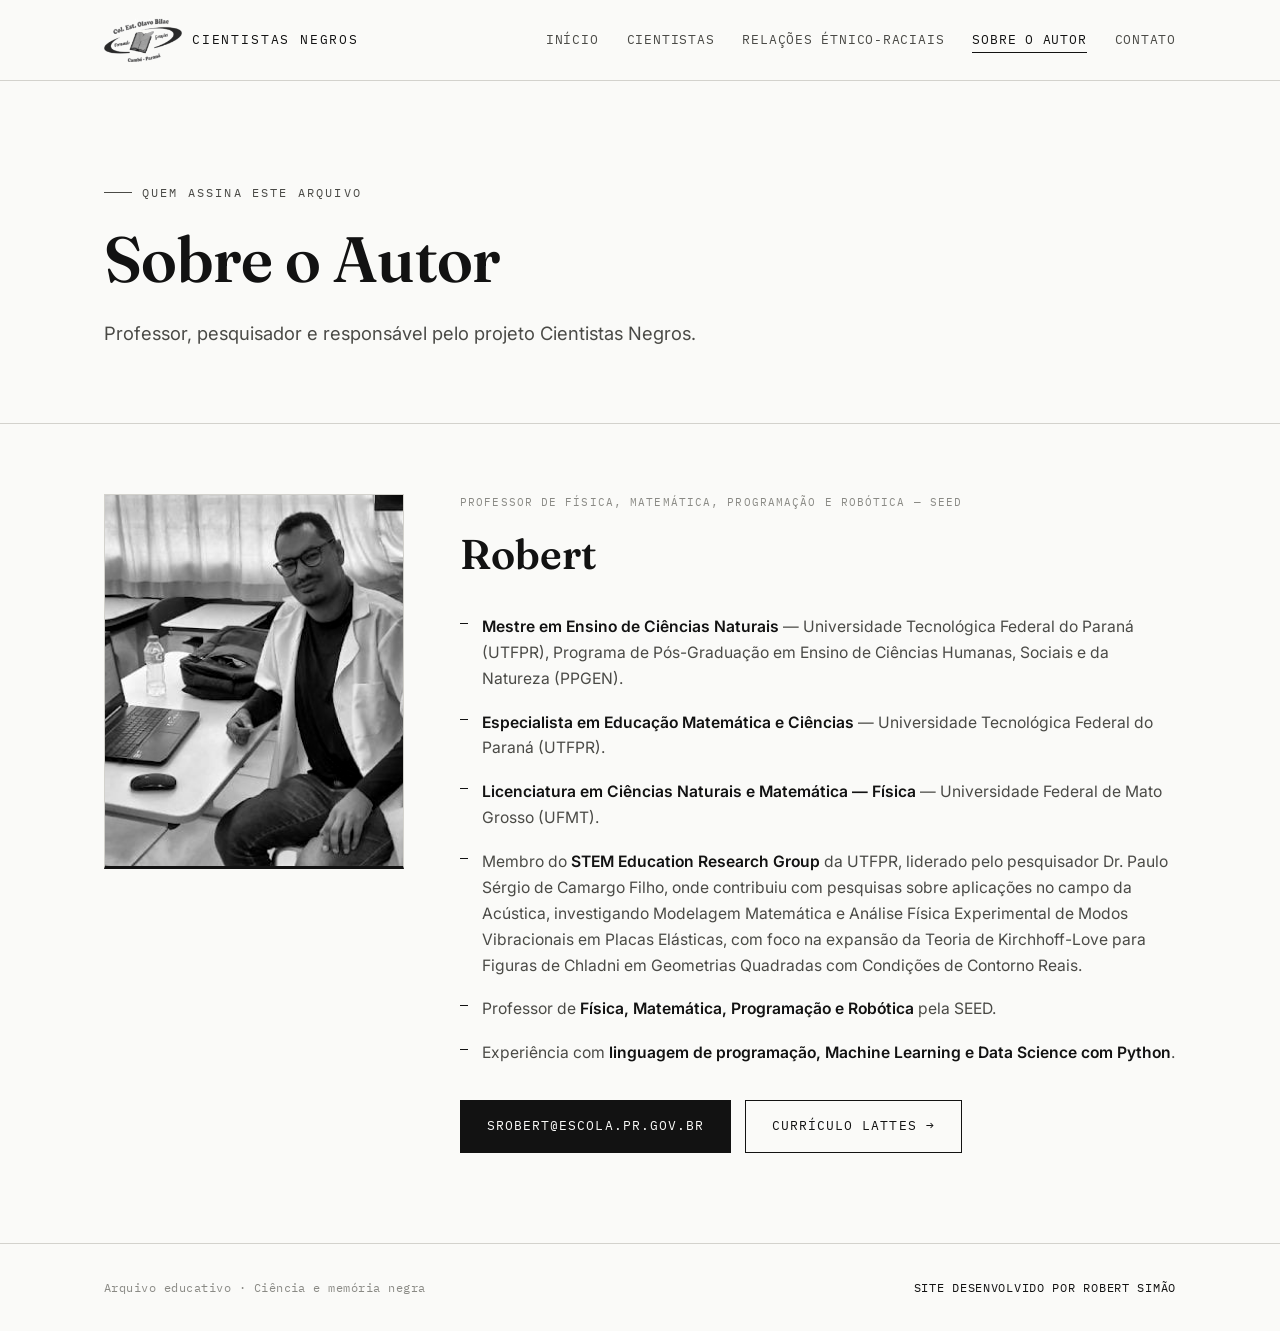
<file: sobre.html>
<!DOCTYPE html>
<html lang="pt-BR">
<head>
<meta charset="UTF-8">
<meta name="viewport" content="width=device-width, initial-scale=1.0">
<title>Sobre o Autor — Cientistas Negros</title>
<meta name="description" content="Sobre o autor e professor responsável pelo projeto Cientistas Negros.">
<link rel="preconnect" href="https://fonts.googleapis.com">
<link href="https://fonts.googleapis.com/css2?family=Fraunces:opsz,wght@9..144,500;9..144,600;9..144,700&family=Inter:wght@400;500&family=IBM+Plex+Mono:wght@400;500&display=swap" rel="stylesheet">
<link rel="stylesheet" href="styles.css">
</head>
<body>

<header class="topbar">
  <div class="topbar-inner">
    <a class="brand" href="index.html">
      <img class="brand-logo" src="logo-olavo-bilac.png" alt="Logomarca do Colégio Estadual Olavo Bilac">
      Cientistas Negros
    </a>
    <button class="menu-toggle" id="menu-toggle" aria-label="Abrir menu" aria-expanded="false" aria-controls="nav-links">
      <span></span><span></span><span></span>
    </button>
    <ul class="nav-links" id="nav-links">
      <li><a href="index.html">Início</a></li>
      <li><a href="cientistas.html">Cientistas</a></li>
      <li><a href="relacoes.html">Relações Étnico-Raciais</a></li>
      <li><a class="ativo" href="sobre.html">Sobre o Autor</a></li>
      <li><a href="cientistas.html#contato">Contato</a></li>
    </ul>
  </div>
</header>

<script>
  (function () {
    var botaoMenu = document.getElementById('menu-toggle');
    var listaNav = document.getElementById('nav-links');
    if (!botaoMenu || !listaNav) return;
    botaoMenu.addEventListener('click', function () {
      var aberto = listaNav.classList.toggle('aberto');
      botaoMenu.setAttribute('aria-expanded', aberto ? 'true' : 'false');
    });
    listaNav.querySelectorAll('a').forEach(function (link) {
      link.addEventListener('click', function () {
        listaNav.classList.remove('aberto');
        botaoMenu.setAttribute('aria-expanded', 'false');
      });
    });
  })();
</script>

<main>
  <section class="hero" style="padding-bottom:40px;">
    <div class="container">
      <p class="eyebrow">Quem assina este arquivo</p>
      <h1 style="max-width:20ch;">Sobre o Autor</h1>
      <p class="lead">Professor, pesquisador e responsável pelo projeto Cientistas Negros.</p>
    </div>
  </section>

  <section>
    <div class="container">
      <div class="autor-wrap">
        <div class="autor-foto-wrap reveal">
          <img src="autor-foto.jpg" alt="Retrato do professor Robert, autor do projeto Cientistas Negros">
        </div>

        <div class="autor-info reveal">
          <span class="campo">Professor de Física, Matemática, Programação e Robótica — SEED</span>
          <h2>Robert</h2>

          <ul class="autor-lista">
            <li>
              <strong>Mestre em Ensino de Ciências Naturais</strong> — Universidade Tecnológica Federal do Paraná (UTFPR), Programa de Pós-Graduação em Ensino de Ciências Humanas, Sociais e da Natureza (PPGEN).
            </li>
            <li>
              <strong>Especialista em Educação Matemática e Ciências</strong> — Universidade Tecnológica Federal do Paraná (UTFPR).
            </li>
            <li>
              <strong>Licenciatura em Ciências Naturais e Matemática — Física</strong> — Universidade Federal de Mato Grosso (UFMT).
            </li>
            <li>
              Membro do <strong>STEM Education Research Group</strong> da UTFPR, liderado pelo pesquisador Dr. Paulo Sérgio de Camargo Filho, onde contribuiu com pesquisas sobre aplicações no campo da Acústica, investigando Modelagem Matemática e Análise Física Experimental de Modos Vibracionais em Placas Elásticas, com foco na expansão da Teoria de Kirchhoff-Love para Figuras de Chladni em Geometrias Quadradas com Condições de Contorno Reais.
            </li>
            <li>
              Professor de <strong>Física, Matemática, Programação e Robótica</strong> pela SEED.
            </li>
            <li>
              Experiência com <strong>linguagem de programação, Machine Learning e Data Science com Python</strong>.
            </li>
          </ul>

          <div class="autor-contato">
            <a class="btn" href="mailto:srobert@escola.pr.gov.br">srobert@escola.pr.gov.br</a>
            <a class="btn secundario" href="http://lattes.cnpq.br/6334683551516624" target="_blank" rel="noopener">Currículo Lattes →</a>
          </div>
        </div>
      </div>
    </div>
  </section>
</main>

<footer>
  <div class="container">
    <p>Arquivo educativo · Ciência e memória negra</p>
    <p class="creditos">Site desenvolvido por Robert Simão</p>
  </div>
</footer>

<script src="script.js"></script>
</body>
</html>
</file>
<file: styles.css>
/* ===========================================================
   Cientistas Negros — folha de estilos
   Paleta: preto, branco, cinza. Tipografia: Fraunces + Inter + IBM Plex Mono
=========================================================== */

:root{
  --preto: #121212;
  --preto-suave: #232323;
  --branco: #FAFAF8;
  --cinza-claro: #E6E5E1;
  --cinza-linha: #D3D2CD;
  --cinza-medio: #8A8A85;
  --cinza-escuro: #4A4A46;
  --serif: "Fraunces", Georgia, serif;
  --sans: "Inter", -apple-system, BlinkMacSystemFont, "Segoe UI", sans-serif;
  --mono: "IBM Plex Mono", "Courier New", monospace;
}

*{ box-sizing: border-box; }
html{ scroll-behavior: smooth; }

body{
  margin:0;
  background: var(--branco);
  color: var(--preto);
  font-family: var(--sans);
  line-height: 1.6;
  -webkit-font-smoothing: antialiased;
}

a{ color: inherit; }

img{ max-width:100%; display:block; }

.container{
  max-width: 1120px;
  margin: 0 auto;
  padding: 0 24px;
}

/* ---------- Topo / navegação ---------- */
.topbar{
  position: sticky;
  top: 0;
  z-index: 50;
  background: rgba(250,250,248,0.92);
  backdrop-filter: blur(6px);
  border-bottom: 1px solid var(--cinza-linha);
}
.topbar-inner{
  display:flex;
  align-items:center;
  justify-content: space-between;
  padding: 18px 24px;
  max-width: 1120px;
  margin: 0 auto;
}
.brand{
  font-family: var(--mono);
  font-size: 13px;
  letter-spacing: 0.14em;
  text-transform: uppercase;
  text-decoration:none;
  color: var(--preto);
  display:flex;
  align-items:center;
  gap:10px;
}
.brand-mark{
  width: 10px; height: 10px;
  background: var(--preto);
  display:inline-block;
}
.brand-logo{
  height: 44px;
  width: auto;
  filter: grayscale(100%) contrast(1.1);
  transition: filter .3s ease, transform .3s ease;
}
.brand:hover .brand-logo{
  filter: grayscale(0%) contrast(1.1);
  transform: scale(1.04);
}
.nav-links{
  display:flex;
  gap: 28px;
  list-style:none;
  margin:0; padding:0;
  font-family: var(--mono);
  font-size: 13px;
  letter-spacing: 0.06em;
  text-transform: uppercase;
}
.nav-links a{
  text-decoration:none;
  color: var(--cinza-escuro);
  padding-bottom: 4px;
  border-bottom: 1px solid transparent;
  transition: border-color .2s ease, color .2s ease;
}
.nav-links a:hover, .nav-links a.ativo{
  color: var(--preto);
  border-color: var(--preto);
}

/* ---------- Botão hambúrguer (mobile) ---------- */
.menu-toggle{
  display:none;
  flex-direction: column;
  justify-content: center;
  align-items: center;
  gap: 5px;
  width: 34px;
  height: 34px;
  padding: 0;
  background: none;
  border: none;
  cursor: pointer;
  flex-shrink: 0;
}
.menu-toggle span{
  display:block;
  width: 22px;
  height: 2px;
  background: var(--preto);
  transition: transform .25s ease, opacity .25s ease;
}
.menu-toggle[aria-expanded="true"] span:nth-child(1){
  transform: translateY(7px) rotate(45deg);
}
.menu-toggle[aria-expanded="true"] span:nth-child(2){
  opacity: 0;
}
.menu-toggle[aria-expanded="true"] span:nth-child(3){
  transform: translateY(-7px) rotate(-45deg);
}

/* ---------- Hero ---------- */
.hero{
  padding: 90px 0 60px;
  border-bottom: 1px solid var(--cinza-linha);
}
.eyebrow{
  font-family: var(--mono);
  font-size: 12px;
  letter-spacing: 0.18em;
  text-transform: uppercase;
  color: var(--cinza-escuro);
  display:flex;
  align-items:center;
  gap: 10px;
  margin-bottom: 22px;
}
.eyebrow::before{
  content:"";
  width: 28px; height:1px;
  background: var(--cinza-escuro);
  display:inline-block;
}
.hero h1{
  font-family: var(--serif);
  font-weight: 600;
  font-size: clamp(2.2rem, 5.4vw, 4rem);
  line-height: 1.08;
  letter-spacing: -0.01em;
  margin: 0 0 26px;
  max-width: 16ch;
}
.hero p.lead{
  font-size: 1.15rem;
  color: var(--cinza-escuro);
  max-width: 56ch;
  margin: 0 0 34px;
}
.btn{
  display:inline-flex;
  align-items:center;
  gap: 10px;
  font-family: var(--mono);
  font-size: 13px;
  letter-spacing: 0.08em;
  text-transform: uppercase;
  text-decoration:none;
  background: var(--preto);
  color: var(--branco);
  padding: 15px 26px;
  border: 1px solid var(--preto);
  transition: background .2s ease, color .2s ease;
  cursor:pointer;
}
.btn:hover{ background: var(--branco); color: var(--preto); }
.btn.secundario{
  background: transparent;
  color: var(--preto);
}
.btn.secundario:hover{ background: var(--preto); color: var(--branco); }

/* ---------- Hero com imagem de fundo (página inicial) ---------- */
.hero.hero--fundo{
  position: relative;
  overflow: hidden;
  border-bottom: none;
  padding: 150px 0 110px;
}
.hero-mosaico{
  position: absolute;
  inset: 0;
  z-index: 0;
  display: grid;
  grid-template-columns: repeat(4, 1fr);
  grid-template-rows: repeat(2, 1fr);
}
.hero-mosaico img{
  width: 100%;
  height: 100%;
  object-fit: cover;
  object-position: top center;
  filter: grayscale(100%) contrast(1.05) brightness(.6) blur(1.5px);
  transform: scale(1.06); /* disfarça a borda do blur */
}
.hero.hero--fundo::after{
  content: "";
  position: absolute;
  inset: 0;
  background: linear-gradient(180deg, rgba(18,18,18,.55) 0%, rgba(18,18,18,.68) 45%, var(--branco) 96%);
  z-index: 1;
}
.hero.hero--fundo .container{
  position: relative;
  z-index: 2;
}
.hero.hero--fundo .eyebrow,
.hero.hero--fundo .eyebrow::before{
  color: var(--branco);
  background: var(--branco);
}
.hero.hero--fundo h1{ color: var(--branco); }
.hero.hero--fundo p.lead{ color: var(--cinza-claro); }
.hero.hero--fundo .btn{
  background: var(--branco);
  color: var(--preto);
  border-color: var(--branco);
}
.hero.hero--fundo .btn:hover{
  background: transparent;
  color: var(--branco);
  border-color: var(--branco);
}

/* ---------- Seção genérica ---------- */
section{ padding: 70px 0; }
section.linha-topo{ border-top: 1px solid var(--cinza-linha); }
.titulo-secao{
  font-family: var(--serif);
  font-weight: 600;
  font-size: clamp(1.6rem, 3vw, 2.3rem);
  margin: 0 0 12px;
  max-width: 22ch;
}
.subtitulo-secao{
  color: var(--cinza-escuro);
  max-width: 62ch;
  margin: 0 0 44px;
  font-size: 1.02rem;
}

/* ---------- Fichas / Índice de razões (home) ---------- */
.fichas{
  display:grid;
  grid-template-columns: repeat(3, 1fr);
  gap: 1px;
  background: var(--cinza-linha);
  border: 1px solid var(--cinza-linha);
}
.ficha{
  background: var(--branco);
  padding: 30px 26px;
}
.ficha .tag{
  font-family: var(--mono);
  font-size: 11px;
  letter-spacing: 0.12em;
  text-transform: uppercase;
  color: var(--cinza-medio);
  display:block;
  margin-bottom: 16px;
}
.ficha h3{
  font-family: var(--serif);
  font-size: 1.25rem;
  margin: 0 0 12px;
}
.ficha p{
  color: var(--cinza-escuro);
  font-size: 0.96rem;
  margin:0;
}

/* ---------- Bloco de destaque / citação ---------- */
.bloco-destaque{
  border-top: 1px solid var(--preto);
  border-bottom: 1px solid var(--preto);
  padding: 46px 0;
  margin: 10px 0 0;
}
.bloco-destaque blockquote{
  font-family: var(--serif);
  font-size: clamp(1.3rem, 3vw, 2rem);
  font-weight: 500;
  line-height: 1.35;
  margin: 0;
  max-width: 30ch;
}
.bloco-destaque cite{
  display:block;
  font-style: normal;
  font-family: var(--mono);
  font-size: 12px;
  letter-spacing: 0.1em;
  text-transform: uppercase;
  color: var(--cinza-medio);
  margin-top: 20px;
}

/* ---------- Galeria de cientistas ---------- */
.galeria{
  display:grid;
  grid-template-columns: repeat(auto-fit, minmax(260px, 1fr));
  gap: 40px 32px;
}
.cartao{
  border: 1px solid var(--cinza-linha);
  background: var(--branco);
  display:flex;
  flex-direction: column;
  position: relative;
}
.cartao .foto-wrap{
  position: relative;
  aspect-ratio: 4 / 5;
  overflow:hidden;
  background: var(--cinza-claro);
  border-bottom: 1px solid var(--preto);
}
.cartao .foto-wrap img{
  width:100%; height:100%;
  object-fit: cover;
  object-position: top center;
  filter: grayscale(100%) contrast(1.05);
  transition: transform .5s ease, filter .4s ease;
}
.cartao:hover .foto-wrap img{
  transform: scale(1.04);
  filter: grayscale(0%) contrast(1.05);
}
.cartao .aba{
  position:absolute;
  top:0; right:0;
  background: var(--preto);
  color: var(--branco);
  font-family: var(--mono);
  font-size: 10.5px;
  letter-spacing: 0.1em;
  text-transform: uppercase;
  padding: 7px 12px;
}
.cartao .corpo{
  padding: 22px 22px 26px;
  flex: 1;
  display:flex;
  flex-direction: column;
}
.cartao .campo{
  font-family: var(--mono);
  font-size: 11px;
  letter-spacing: 0.1em;
  text-transform: uppercase;
  color: var(--cinza-medio);
  margin: 0 0 8px;
}
.cartao h3{
  font-family: var(--serif);
  font-size: 1.35rem;
  margin: 0 0 4px;
  line-height: 1.2;
}
.cartao .anos{
  font-family: var(--mono);
  font-size: 12px;
  color: var(--cinza-medio);
  margin: 0 0 14px;
}
.cartao p.desc{
  font-size: 0.94rem;
  color: var(--cinza-escuro);
  margin: 0;
  flex: 1;
}

/* ---------- Vídeos ---------- */
.videos{
  display:grid;
  grid-template-columns: repeat(auto-fit, minmax(300px, 1fr));
  gap: 32px;
}
.video-card iframe{
  width:100%;
  aspect-ratio: 16/9;
  border: 1px solid var(--cinza-linha);
  filter: grayscale(35%);
}
.video-card h4{
  font-family: var(--serif);
  font-size: 1.05rem;
  margin: 14px 0 4px;
}
.video-card p{
  font-family: var(--mono);
  font-size: 11.5px;
  letter-spacing: 0.06em;
  text-transform: uppercase;
  color: var(--cinza-medio);
  margin:0;
}

/* ---------- Formulário de contato ---------- */
.contato-wrap{
  display:grid;
  grid-template-columns: 1fr 1.1fr;
  gap: 56px;
  align-items:start;
}
@media (max-width: 760px){
  .contato-wrap{ grid-template-columns: 1fr; }
}
.form-grid{
  display:grid;
  gap: 20px;
}
label{
  display:block;
  font-family: var(--mono);
  font-size: 11px;
  letter-spacing: 0.1em;
  text-transform: uppercase;
  color: var(--cinza-escuro);
  margin-bottom: 8px;
}
input, textarea{
  width:100%;
  background: transparent;
  border: none;
  border-bottom: 1px solid var(--cinza-linha);
  padding: 10px 2px;
  font-family: var(--sans);
  font-size: 1rem;
  color: var(--preto);
  outline: none;
}
input:focus, textarea:focus{
  border-bottom-color: var(--preto);
}
textarea{ resize: vertical; min-height: 90px; }
.form-msg{
  font-family: var(--mono);
  font-size: 12px;
  color: var(--cinza-escuro);
  margin-top: 16px;
  display:none;
}
.form-msg.mostrar{ display:block; }

/* ---------- Rodapé ---------- */
footer{
  border-top: 1px solid var(--cinza-linha);
  padding: 34px 0;
  margin-top: 20px;
}
footer .container{
  display:flex;
  flex-wrap: wrap;
  gap: 12px;
  justify-content: space-between;
  align-items:center;
}
footer p{
  margin:0;
  font-family: var(--mono);
  font-size: 12px;
  letter-spacing: 0.04em;
  color: var(--cinza-medio);
}
footer .creditos{
  font-family: var(--mono);
  font-size: 12px;
  letter-spacing: 0.06em;
  color: var(--preto);
  text-transform: uppercase;
}

/* ---------- Sobre o Autor ---------- */
.autor-wrap{
  display:grid;
  grid-template-columns: 300px 1fr;
  gap: 56px;
  align-items:start;
}
.autor-foto-wrap{
  border: 1px solid var(--cinza-linha);
  border-bottom: 3px solid var(--preto);
  overflow: hidden;
  aspect-ratio: 4/5;
  background: var(--cinza-claro);
  position: sticky;
  top: 100px;
}
.autor-foto-wrap img{
  width:100%; height:100%;
  object-fit: cover;
  object-position: top center;
  filter: grayscale(100%) contrast(1.05);
}
.autor-info .campo{
  font-family: var(--mono);
  font-size: 11px;
  letter-spacing: 0.1em;
  text-transform: uppercase;
  color: var(--cinza-medio);
  display:block;
  margin-bottom: 10px;
}
.autor-info h2{
  font-family: var(--serif);
  font-weight: 600;
  font-size: clamp(1.8rem, 3.4vw, 2.6rem);
  margin: 0 0 26px;
}
.autor-lista{
  list-style:none;
  margin: 0 0 34px;
  padding: 0;
  display: grid;
  gap: 18px;
}
.autor-lista li{
  position: relative;
  padding-left: 22px;
  color: var(--cinza-escuro);
  font-size: 0.98rem;
  line-height: 1.65;
}
.autor-lista li::before{
  content:"";
  position:absolute;
  left:0; top: 9px;
  width: 8px; height: 1px;
  background: var(--preto);
}
.autor-lista li strong{ color: var(--preto); font-weight: 600; }
.autor-contato{
  display:flex;
  flex-wrap: wrap;
  gap: 14px;
}

@media (max-width: 760px){
  .autor-wrap{ grid-template-columns: 1fr; gap: 32px; }
  .autor-foto-wrap{ position: static; max-width: 280px; }
}

/* ---------- Responsivo ---------- */
html, body{ overflow-x: hidden; }

@media (max-width: 760px){
  .fichas{ grid-template-columns: 1fr; }
  .hero{ padding: 60px 0 40px; }
  .hero.hero--fundo{ padding: 100px 0 60px; }
  .hero-mosaico{ grid-template-columns: repeat(2, 1fr); grid-template-rows: repeat(4, 1fr); }

  .topbar-inner{ position: relative; }
  .brand{ font-size: 12px; }
  .brand-logo{ height: 36px; }

  .menu-toggle{ display:flex; }

  .nav-links{
    display: none;
    flex-direction: column;
    gap: 0;
    position: absolute;
    top: 100%;
    left: 0;
    right: 0;
    background: var(--branco);
    border-top: 1px solid var(--cinza-linha);
    border-bottom: 1px solid var(--cinza-linha);
  }
  .nav-links.aberto{ display:flex; }
  .nav-links li{ width: 100%; }
  .nav-links a{
    display:block;
    padding: 16px 24px;
    border-bottom: 1px solid var(--cinza-linha);
  }
  .nav-links a.ativo, .nav-links a:hover{
    border-color: var(--cinza-linha);
    background: var(--cinza-claro);
  }
}

/* ---------- Animações ---------- */
.reveal{
  opacity: 0;
  transform: translateY(22px);
  transition: opacity .7s ease, transform .7s ease;
}
.reveal.visivel{
  opacity: 1;
  transform: none;
}

/* entrada automática do herói ao carregar a página */
.hero .eyebrow, .hero h1, .hero p.lead, .hero .btn{
  opacity: 0;
  transform: translateY(16px);
  animation: entrada .7s ease forwards;
}
.hero .eyebrow{ animation-delay: .05s; }
.hero h1{ animation-delay: .16s; }
.hero p.lead{ animation-delay: .28s; }
.hero .btn{ animation-delay: .4s; }

@keyframes entrada{
  to{ opacity: 1; transform: none; }
}

/* traço do eyebrow "desenhando" da esquerda para a direita */
.eyebrow::before{
  width: 0;
  animation: tracar .5s ease forwards;
  animation-delay: .5s;
}
@keyframes tracar{
  to{ width: 28px; }
}

/* aba dos cartões da galeria "escorregando" para dentro */
.cartao .aba{
  transform: translateX(6px);
  opacity: 0;
  animation: aba-entra .5s ease forwards;
  animation-delay: .15s;
}
@keyframes aba-entra{
  to{ transform: translateX(0); opacity: 1; }
}

/* logo com leve entrada girando/aparecendo */
.brand-logo{
  animation: logo-entra .6s ease;
}
@keyframes logo-entra{
  from{ opacity: 0; transform: scale(.85) rotate(-4deg); }
  to{ opacity: 1; transform: scale(1) rotate(0); }
}

/* ---------- Acessibilidade / foco ---------- */
a:focus-visible, button:focus-visible, input:focus-visible, textarea:focus-visible{
  outline: 2px solid var(--preto);
  outline-offset: 3px;
}

@media (prefers-reduced-motion: reduce){
  *{ transition: none !important; animation: none !important; scroll-behavior: auto !important; }
  .reveal, .hero .eyebrow, .hero h1, .hero p.lead, .hero .btn, .cartao .aba, .brand-logo{
    opacity: 1 !important; transform: none !important;
  }
  .eyebrow::before{ width: 28px !important; }
}
</file>
